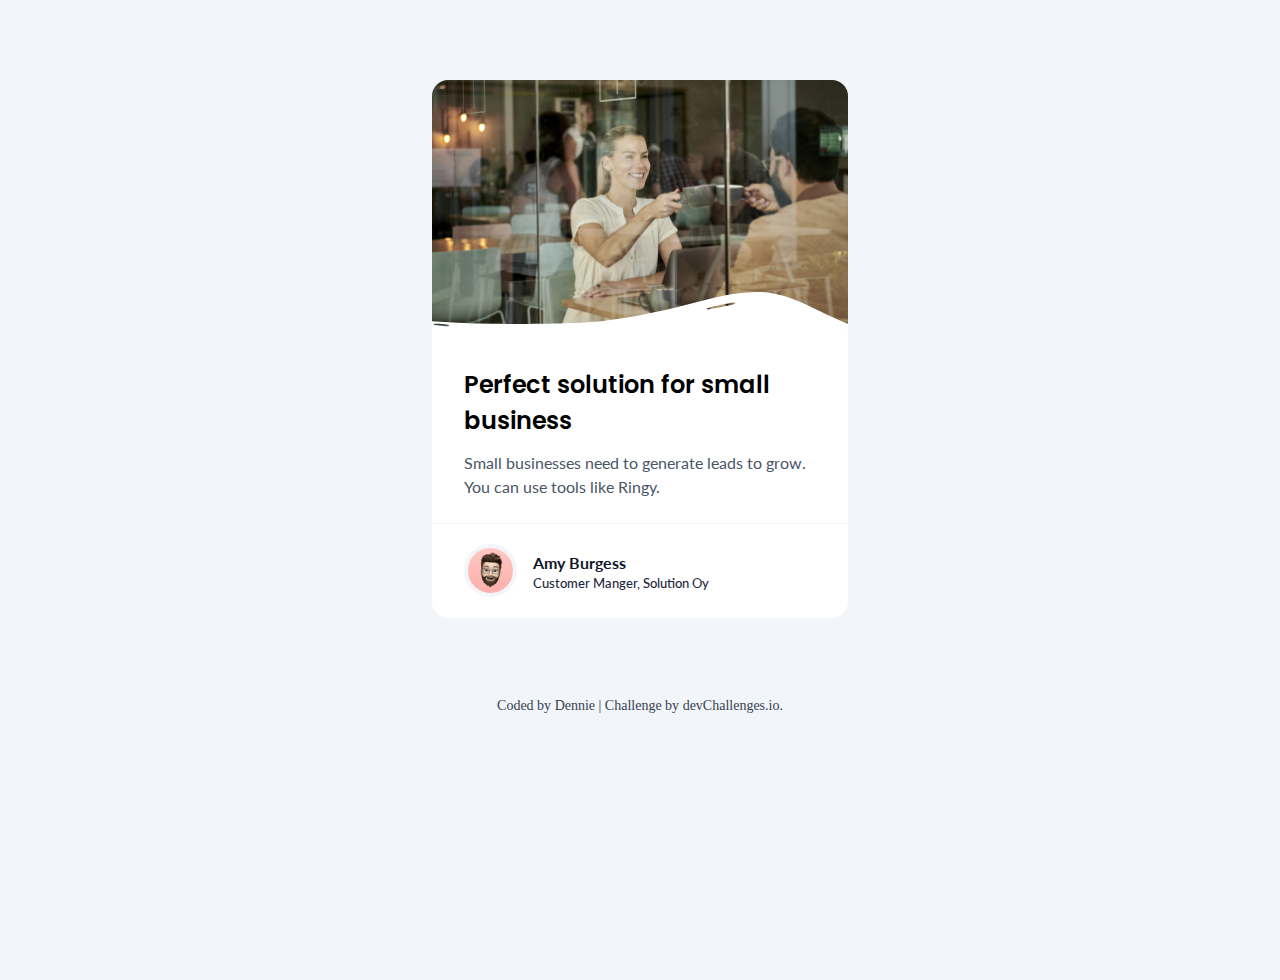
<file: devchallenges-exercises/business-blog-card/index.html>
<!DOCTYPE html>
<html lang="en">
  <head>
    <meta charset="UTF-8" />
    <meta name="viewport" content="width=device-width, initial-scale=1.0" />
    <link href="https://fonts.googleapis.com/css2?family=Lato:wght@400;700&family=Poppins:wght@600&display=swap" rel="stylesheet">

    <link
      rel="icon"
      href="resources/favicon.ico"
      type="image/x-icon"
      sizes="96x96"
    />
    <link rel="stylesheet" href="styles.css">

    <title>Business Blog Card</title>
  </head>
  <body>
    <main>
      <article class="card">

        <div class="image-container">
          <img class="hero-image" src="resources/hero-image-1.jpg" alt="">
          <img class="overlay" src="resources/white-overlay.svg" alt="">
        </div>

        <section class="content">
          <h2 class="title">Perfect solution for small business</h2>
          
          <p class="desc">Small businesses need to generate leads to grow. You can use tools like Ringy.</p>
          
          
        </section>
        
        <div class="divider"></div>

        <section class="author-container">
          <img class="author-image" src="resources/avatar-image-business-card-1.png" alt="">
          <div class="author-desc">
            <p class="author-name">Amy Burgess</p>
            <p class="author-position">Customer Manger, Solution Oy</p>
          </div>
        </section>
    
      </article>
    </main>


    <footer>
      <div class="author-info">
        Coded by <a href="#">Dennie</a> | Challenge by
        <a href="https://www.devchallenges.io?ref=challenge" target="_blank"
          >devChallenges.io</a
        >.
      </div>
    </footer>
    
  </body>
</html>
</file>
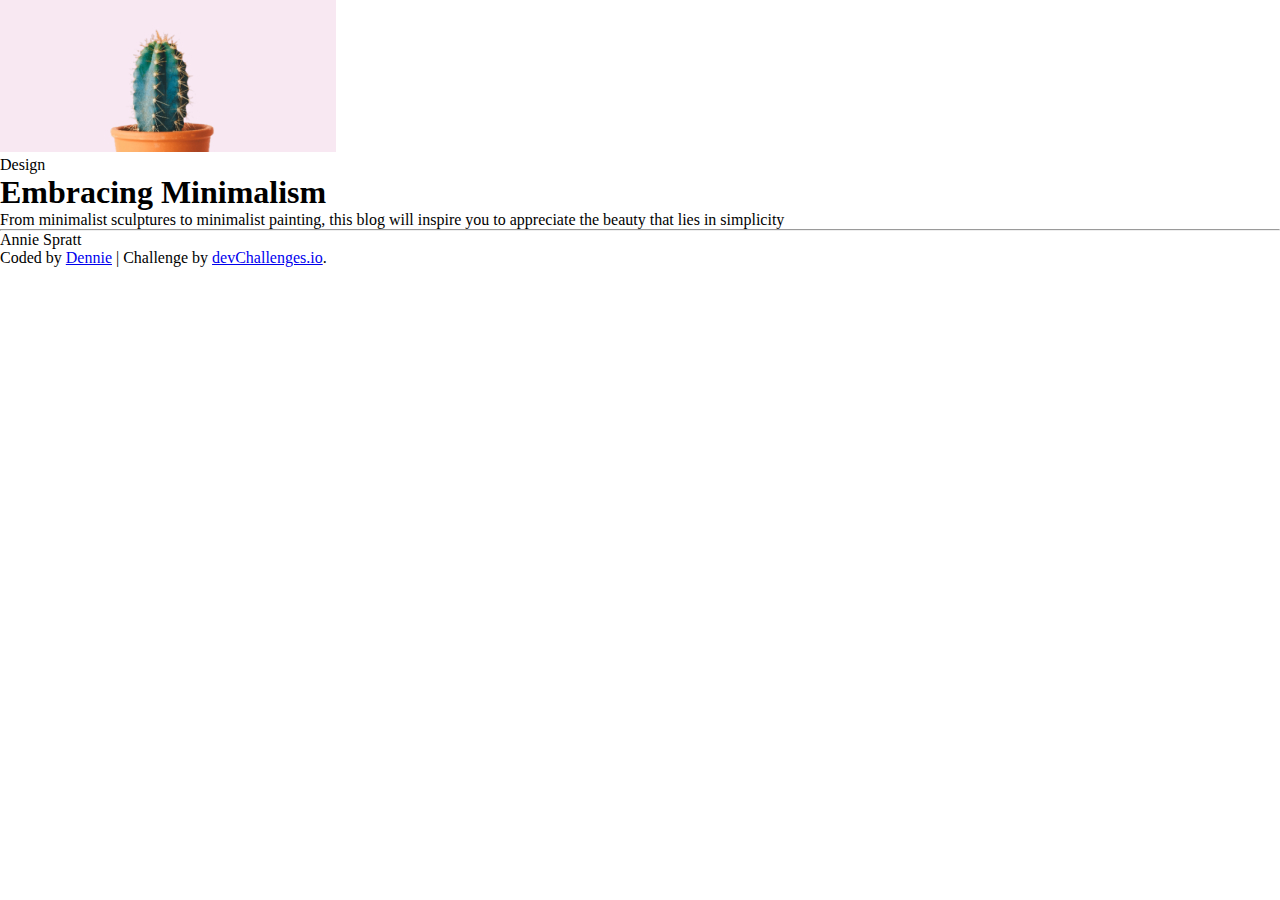
<file: devchallenges-exercises/minimal-blog-card/index.html>
<!DOCTYPE html>
<html lang="en">
  <head>
    <meta charset="UTF-8" />
    <meta name="viewport" content="width=device-width, initial-scale=1.0" />

    
    <link rel="stylesheet" href="styles.css">

    <title> Minimal Blog Card</title>
  </head>
  <body>

   <main class="wrapper">
    <article class="container">
      <div class="blog-image">
        <img src="resources/Cactus.jpg" alt="cactus-photo">
      </div>

      <p class="blog-category">Design</p>

      <h1 class="blog-title">Embracing Minimalism</h1>
      <p class="blog-description">From minimalist sculptures to minimalist painting, this blog will inspire you to appreciate the beauty that lies in simplicity</p>

      <hr>
      <p class="blog-author">Annie Spratt</p>
    </article>

   </main>

   <footer>
     <div class="author-info">
      Coded by <a href="#">Dennie</a> | Challenge by
      <a href="https://www.devchallenges.io?ref=challenge" target="_blank"
        >devChallenges.io</a
      >.
    </div>
   </footer>
   
  </body>
</html>
</file>
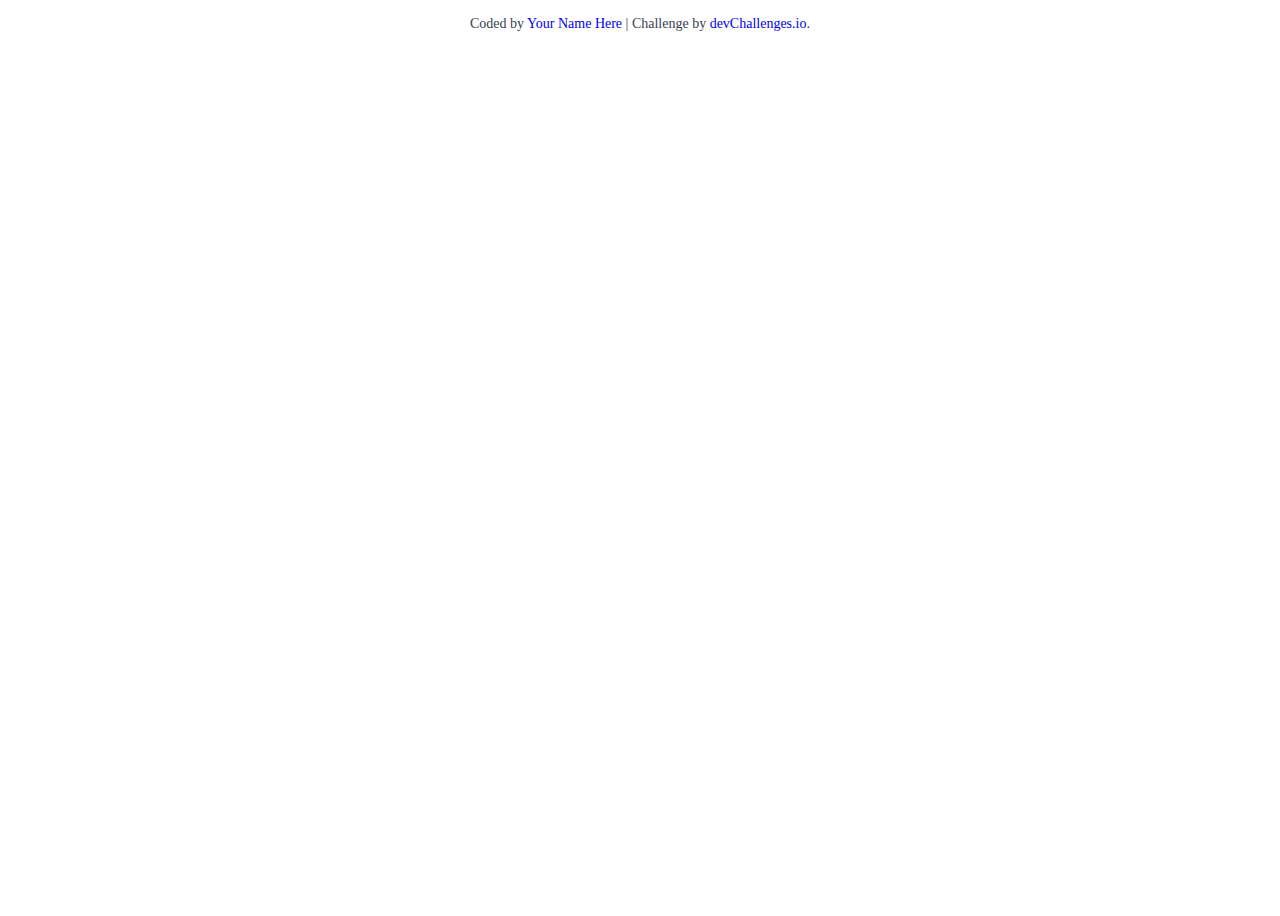
<file: devchallenges-exercises/testimonial-page/index.html>
<!DOCTYPE html>
<html lang="en">
  <head>
    <meta charset="UTF-8" />
    <meta name="viewport" content="width=device-width, initial-scale=1.0" />

    <link
      rel="icon"
      href="resources/favicon.ico"
      type="image/x-icon"
      sizes="96x96"
    />

    <title>Testimonial Page | devChallenges.io</title>

    <!--You are welcome to delete these styles or modify them in your own stylesheet -->
    <style>
      * {
        margin: 0;
        padding: 0;
        box-sizing: border-box;
      }

      body {
        height: 100vh;
      }

      .author-info {
        font-size: 14px;
        text-align: center;
        margin-top: 16px;
        color: rgb(55, 65, 81);
      }

      .author-info a {
        text-decoration: none;
      }
    </style>
  </head>
  <body>
    <!-- 
  ⭐️

  Reviewers is where people can access guidelines, checklists, and other tools to assist them in reviewing papers or manuscripts. It provides a structured approach to ensure that the review process is thorough, efficient, and consistent.
  
  Checklist to Review an Academic Paper
  
  Peer Review Checklist
  
  Checklist for Editors, Reviewers, and Authors of SPIE Journals
  
  Samantha Lee
  
  The checklist ensures that the review process is thorough
  
  Rachel Patel
  
  I highly recommend the Writecream Business Description -->

    <div class="author-info">
      Coded by <a href="#">Your Name Here</a> | Challenge by
      <a href="https://www.devchallenges.io?ref=challenge" target="_blank"
        >devChallenges.io</a
      >.
    </div>
  </body>
</html>
</file>
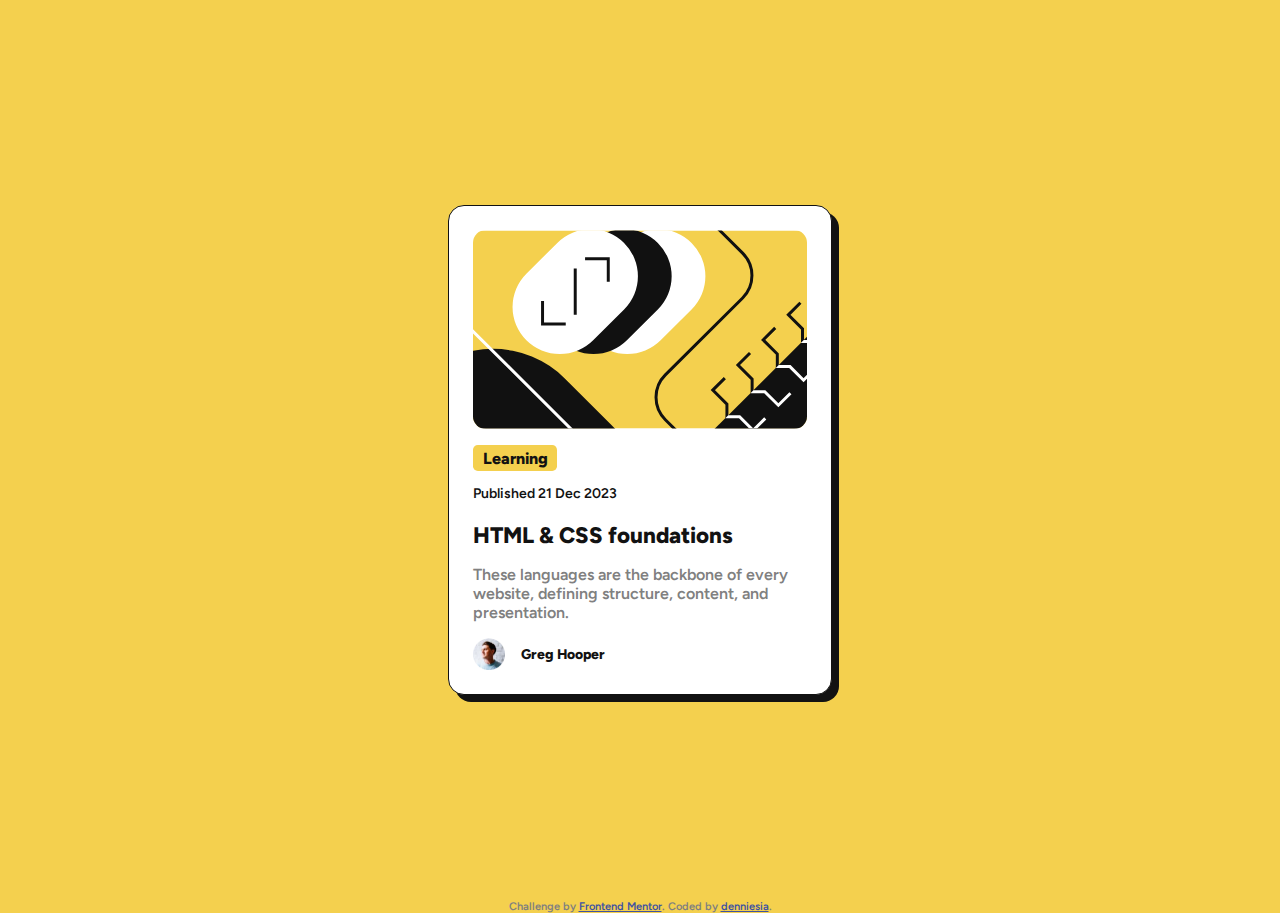
<file: fontend-mentor-exercises/blog-preview-card/index.html>
<!DOCTYPE html>
<html lang="en">
<head>
  <meta charset="UTF-8">
  <meta name="viewport" content="width=device-width, initial-scale=1.0"> <!-- displays site properly based on user's device -->

  <link rel="icon" type="image/png" sizes="32x32" href="./assets/images/favicon-32x32.png">
  <link rel="stylesheet" href="style.css">
  
  <title>Frontend Mentor | Blog preview card</title>

  <!-- Feel free to remove these styles or customise in your own stylesheet 👍 -->
  <style>
    .attribution { font-size: 11px; text-align: center; }
    .attribution a { color: hsl(228, 45%, 44%); }
  </style>
</head>
<body>

  <main class="wrapper">
    
    <div class="blog-container">
      <img class="blog-image" src="assets/images/illustration-article.svg" alt="">

      <p class="blog-category"> Learning</p>
      <p class="blog-meta">Published 21 Dec 2023</p>

      <h1 class="blog-title">HTML & CSS foundations</h1>

      <p class="blog-exerpt">These languages are the backbone of every website, defining structure, content, and presentation.</p>

      <div class="author-data">
        <img class="author-image" src="assets/images/image-avatar.webp" alt="author-image">
        <p class="author-name"> Greg Hooper</p>
      </div>
      
    </div>

  </main>

  <footer>
    <div class="attribution">
      Challenge by <a href="https://www.frontendmentor.io?ref=challenge" target="_blank">Frontend Mentor</a>. 
      Coded by <a href="https://github.com/denniesia">denniesia</a>.
    </div>
  </footer>
</body>
</html>
</file>
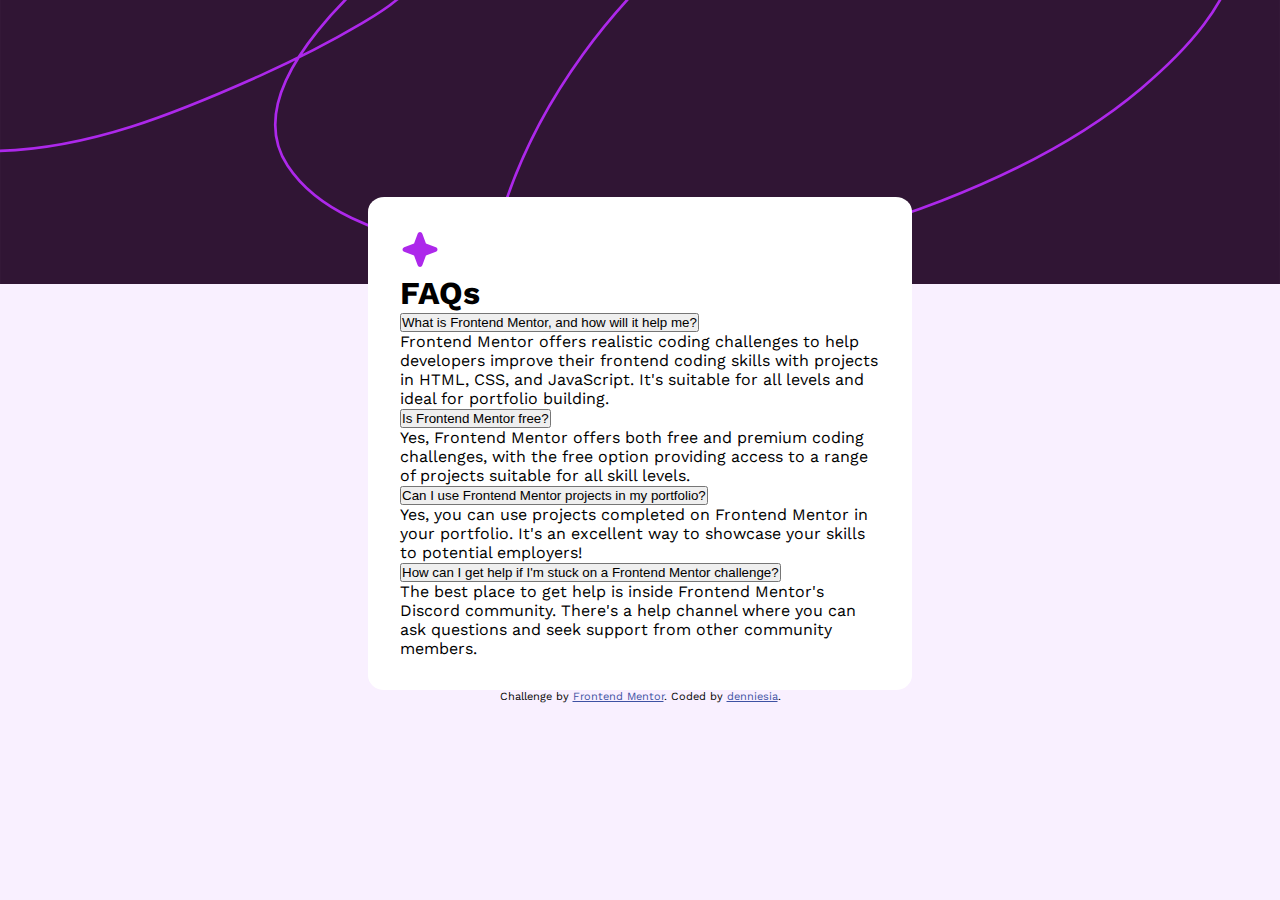
<file: fontend-mentor-exercises/faq-accordion/index.html>
<!DOCTYPE html>
<html lang="en">
<head>
  <meta charset="UTF-8">
  <meta name="viewport" content="width=device-width, initial-scale=1.0"> <!-- displays site properly based on user's device -->

  <link rel="icon" type="image/png" sizes="32x32" href="./assets/images/favicon-32x32.png">
  <link rel="stylesheet" href="style.css">
  
  <title>Frontend Mentor | FAQ accordion</title>

  <!-- Feel free to remove these styles or customise in your own stylesheet 👍 -->
  <style>
    .attribution { font-size: 11px; text-align: center; }
    .attribution a { color: hsl(228, 45%, 44%); }
  </style>
</head>
<body>
  
  <main class="container">

    <div class="faq-headline">
      <img src="assets/images/icon-star.svg" alt="">
      <h1>FAQs</h1>
    </div>

    <section class="accordion-container">
      <article class="accordion-section">
        <button class="accordion-button">What is Frontend Mentor, and how will it help me?</button>
        <div class="accordion-panel">
          <p>
            Frontend Mentor offers realistic coding challenges to help developers improve their 
            frontend coding skills with projects in HTML, CSS, and JavaScript. It's suitable for 
            all levels and ideal for portfolio building.
          </p>
        </div>
      </article>

      <article class="accordion-section">
        <button class="accordion-button">Is Frontend Mentor free?</button>
        <div class="accordion-panel">
          <p>
            Yes, Frontend Mentor offers both free and premium coding challenges, with the free 
            option providing access to a range of projects suitable for all skill levels.
          </p>
        </div>
      </article>

      <article class="accordion-section">
        <button class="accordion-button">Can I use Frontend Mentor projects in my portfolio?</button>
        <div class="accordion-panel">
          <p>
            Yes, you can use projects completed on Frontend Mentor in your portfolio. It's an excellent
            way to showcase your skills to potential employers!
          </p>
        </div>
      </article>
      
      <article class="accordion-section">
        <button class="accordion-button">  How can I get help if I'm stuck on a Frontend Mentor challenge?</button>
        <div class="accordion-panel">
          <p>
            The best place to get help is inside Frontend Mentor's Discord community. There's a help 
            channel where you can ask questions and seek support from other community members.
          </p>
        </div>
      </article>
      
      
    </section>
  </main>
  

  <footer>
    <div class="attribution">
      Challenge by <a href="https://www.frontendmentor.io?ref=challenge" target="_blank">Frontend Mentor</a>. 
      Coded by <a href="https://github.com/denniesia"">denniesia</a>.
    </div>
  </footer>
  
</body>
</html>
</file>
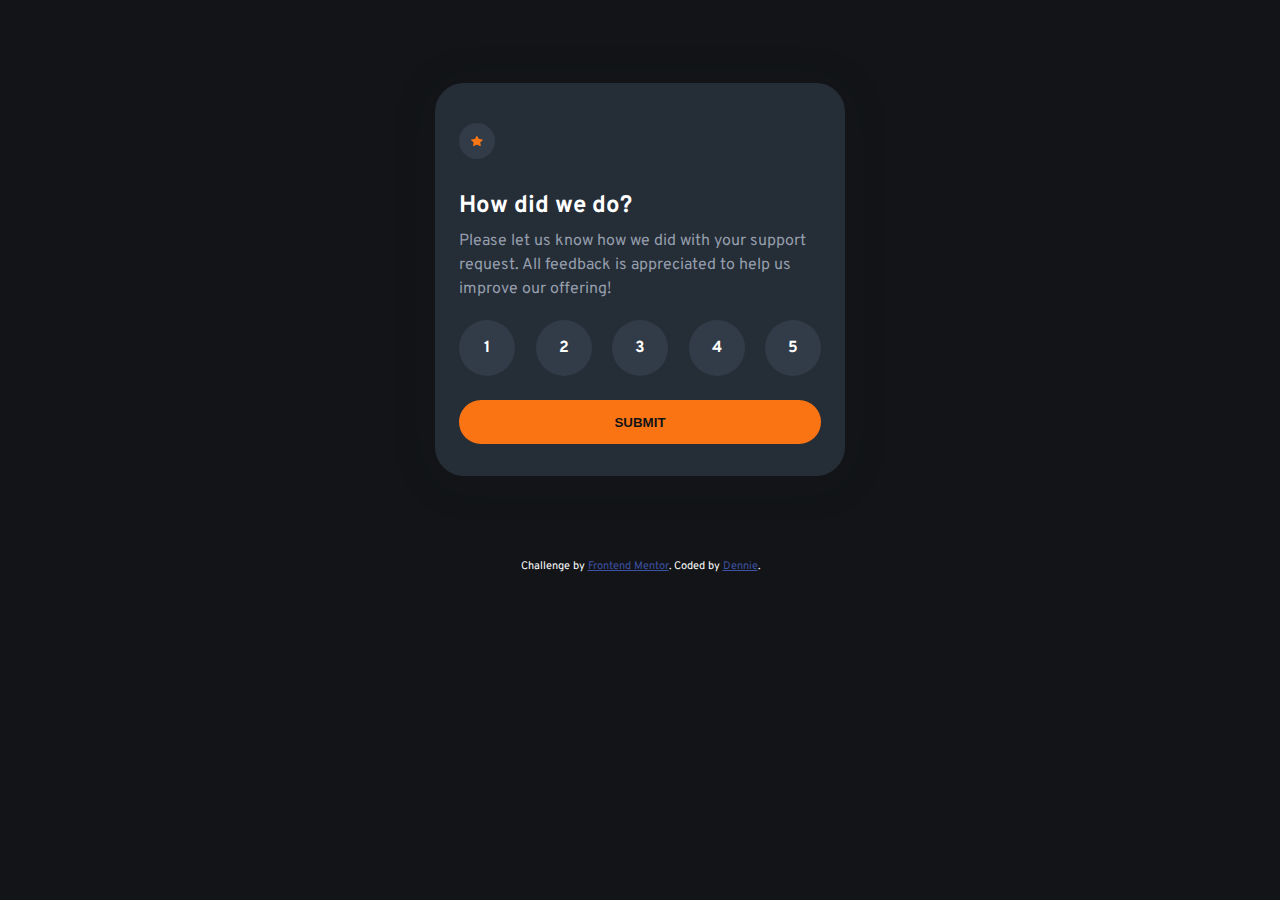
<file: fontend-mentor-exercises/interactive-rating-component/index.html>
<!DOCTYPE html>
<html lang="en">
<head>
  <meta charset="UTF-8">
  <meta name="viewport" content="width=device-width, initial-scale=1.0"> <!-- displays site properly based on user's device -->

  <link rel="icon" type="image/png" sizes="32x32" href="./images/favicon-32x32.png">
  <link rel="stylesheet" href="styles.css">
  <title>Interactive rating component</title>

  <!-- Feel free to remove these styles or customise in your own stylesheet 👍 -->
  <style>
    .attribution { font-size: 11px; text-align: center; }
    .attribution a { color: hsl(228, 45%, 44%); }
  </style>
</head>
<body>

  <div class="container">
    <div class="star-container">
      <img class="star-icon" src="./images/icon-star.svg" alt="">
    </div>

    <h2 class="title">How did we do?</h2>

    <p class="desc">Please let us know how we did with your support request. All feedback is appreciated 
      to help us improve our offering!</p>

    <div class="rating-container">
      <div class="rating">1</div>
      <div class="rating">2</div>
      <div class="rating">3</div>
      <div class="rating">4</div>
      <div class="rating">5</div>
    </div>

    <button class="submit btn">
      Submit
    </button>

  </div>



  
  <div class="attribution">
    Challenge by <a href="https://www.frontendmentor.io?ref=challenge" target="_blank">Frontend Mentor</a>. 
    Coded by <a href="#">Dennie</a>.
  </div>
</body>
</html>
</file>
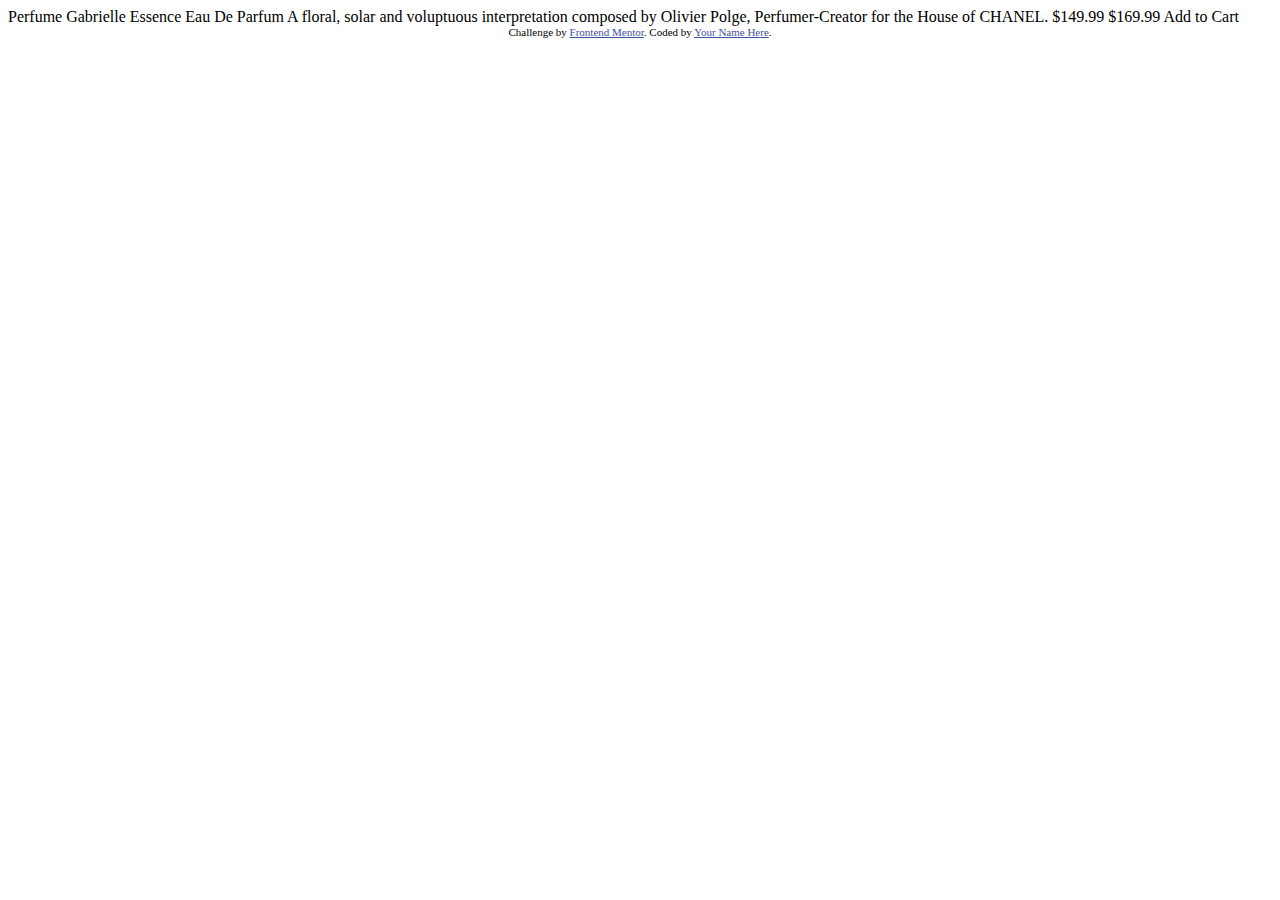
<file: fontend-mentor-exercises/product-preview-card/index.html>
<!DOCTYPE html>
<html lang="en">
<head>
  <meta charset="UTF-8">
  <meta name="viewport" content="width=device-width, initial-scale=1.0"> <!-- displays site properly based on user's device -->

  <link rel="icon" type="image/png" sizes="32x32" href="./images/favicon-32x32.png">
  
  <title>Frontend Mentor | Product preview card component</title>

  <!-- Feel free to remove these styles or customise in your own stylesheet 👍 -->
  <style>
    .attribution { font-size: 11px; text-align: center; }
    .attribution a { color: hsl(228, 45%, 44%); }
  </style>
</head>
<body>

  Perfume

  Gabrielle Essence Eau De Parfum

  A floral, solar and voluptuous interpretation composed by Olivier Polge, 
  Perfumer-Creator for the House of CHANEL.

  $149.99
  $169.99

  Add to Cart
  
  <div class="attribution">
    Challenge by <a href="https://www.frontendmentor.io?ref=challenge" target="_blank">Frontend Mentor</a>. 
    Coded by <a href="#">Your Name Here</a>.
  </div>
</body>
</html>
</file>
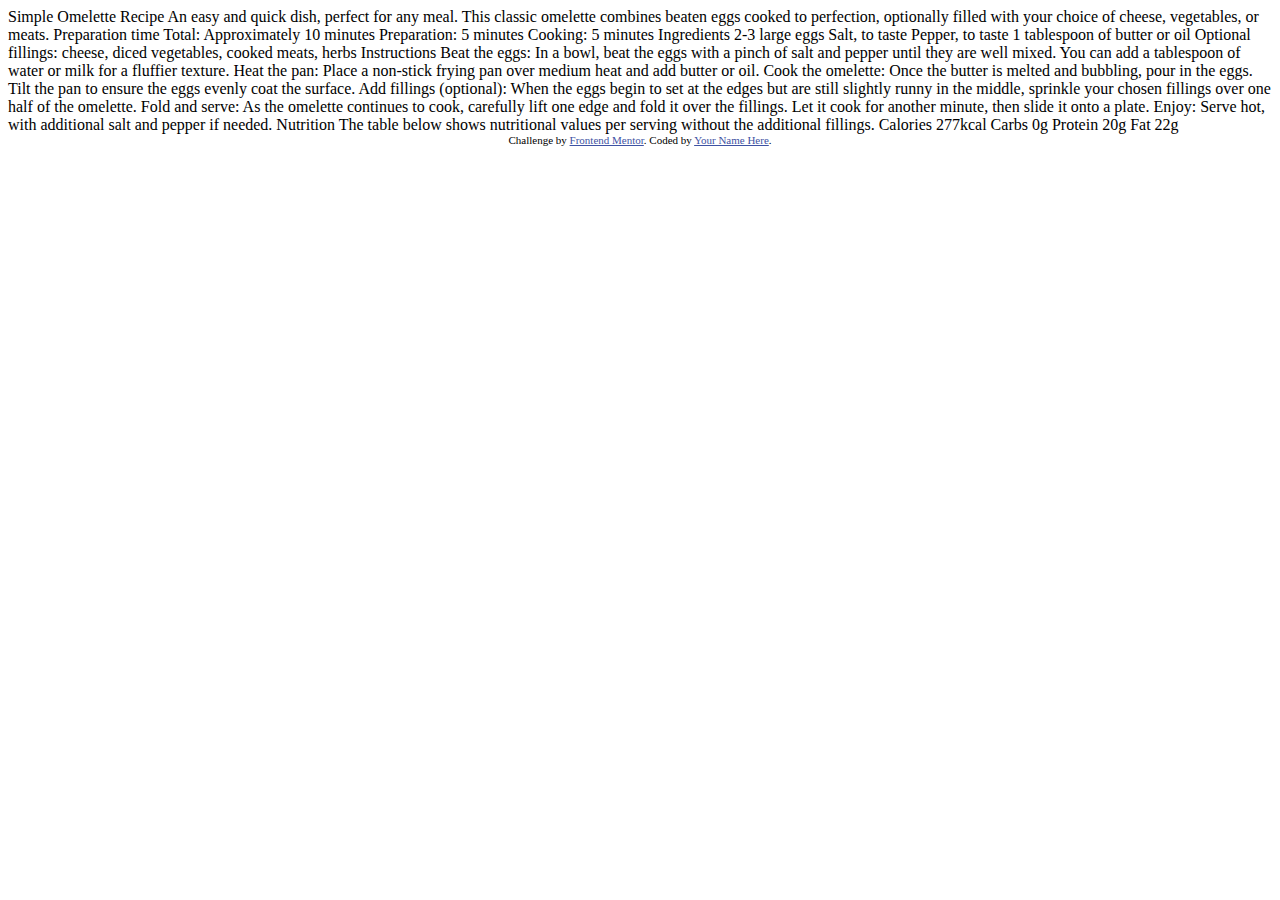
<file: fontend-mentor-exercises/recipe-page/index.html>
<!DOCTYPE html>
<html lang="en">
<head>
  <meta charset="UTF-8">
  <meta name="viewport" content="width=device-width, initial-scale=1.0"> <!-- displays site properly based on user's device -->

  <link rel="icon" type="image/png" sizes="32x32" href="./assets/images/favicon-32x32.png">
  
  <title>Frontend Mentor | Recipe page</title>

  <!-- Feel free to remove these styles or customise in your own stylesheet 👍 -->
  <style>
    .attribution { font-size: 11px; text-align: center; }
    .attribution a { color: hsl(228, 45%, 44%); }
  </style>
</head>
<body>

  Simple Omelette Recipe

  An easy and quick dish, perfect for any meal. This classic omelette combines beaten eggs cooked 
  to perfection, optionally filled with your choice of cheese, vegetables, or meats.

  Preparation time

  Total: Approximately 10 minutes
  Preparation: 5 minutes
  Cooking: 5 minutes

  Ingredients

  2-3 large eggs
  Salt, to taste
  Pepper, to taste
  1 tablespoon of butter or oil
  Optional fillings: cheese, diced vegetables, cooked meats, herbs

  Instructions

  Beat the eggs: In a bowl, beat the eggs with a pinch of salt and pepper until they are well mixed. 
  You can add a tablespoon of water or milk for a fluffier texture.

  Heat the pan: Place a non-stick frying pan over medium heat and add butter or oil.

  Cook the omelette: Once the butter is melted and bubbling, pour in the eggs. Tilt the pan to ensure 
  the eggs evenly coat the surface.

  Add fillings (optional): When the eggs begin to set at the edges but are still slightly runny in the 
  middle, sprinkle your chosen fillings over one half of the omelette.

  Fold and serve: As the omelette continues to cook, carefully lift one edge and fold it over the 
  fillings. Let it cook for another minute, then slide it onto a plate.

  Enjoy: Serve hot, with additional salt and pepper if needed.

  Nutrition

  The table below shows nutritional values per serving without the additional fillings.

  Calories
  277kcal

  Carbs
  0g

  Protein
  20g

  Fat
  22g
  
  <div class="attribution">
    Challenge by <a href="https://www.frontendmentor.io?ref=challenge" target="_blank">Frontend Mentor</a>. 
    Coded by <a href="#">Your Name Here</a>.
  </div>
</body>
</html>
</file>
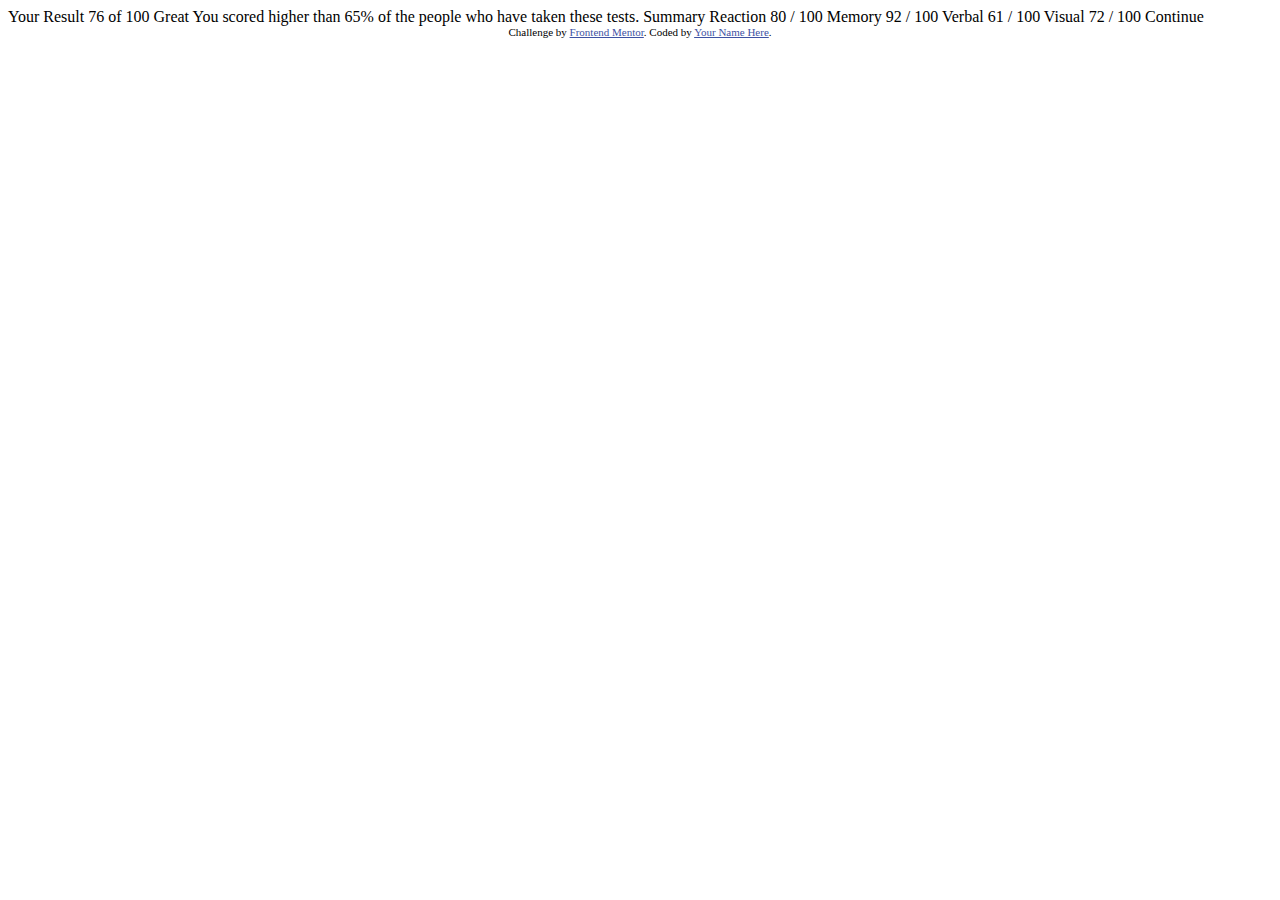
<file: fontend-mentor-exercises/results-summary-component/index.html>
<!DOCTYPE html>
<html lang="en">
<head>
  <meta charset="UTF-8">
  <meta name="viewport" content="width=device-width, initial-scale=1.0"> <!-- displays site properly based on user's device -->

  <link rel="icon" type="image/png" sizes="32x32" href="./assets/images/favicon-32x32.png">
  
  <title>Frontend Mentor | Results summary component</title>

  <!-- Feel free to remove these styles or customise in your own stylesheet 👍 -->
  <style>
    .attribution { font-size: 11px; text-align: center; }
    .attribution a { color: hsl(228, 45%, 44%); }
  </style>
</head>
<body>

  Your Result
  76
  of 100

  Great
  You scored higher than 65% of the people who have taken these tests.
  
  Summary

  Reaction
  80 / 100

  Memory
  92 / 100

  Verbal
  61 / 100

  Visual
  72 / 100

  Continue
  
  <div class="attribution">
    Challenge by <a href="https://www.frontendmentor.io?ref=challenge" target="_blank">Frontend Mentor</a>. 
    Coded by <a href="#">Your Name Here</a>.
  </div>
</body>
</html>
</file>
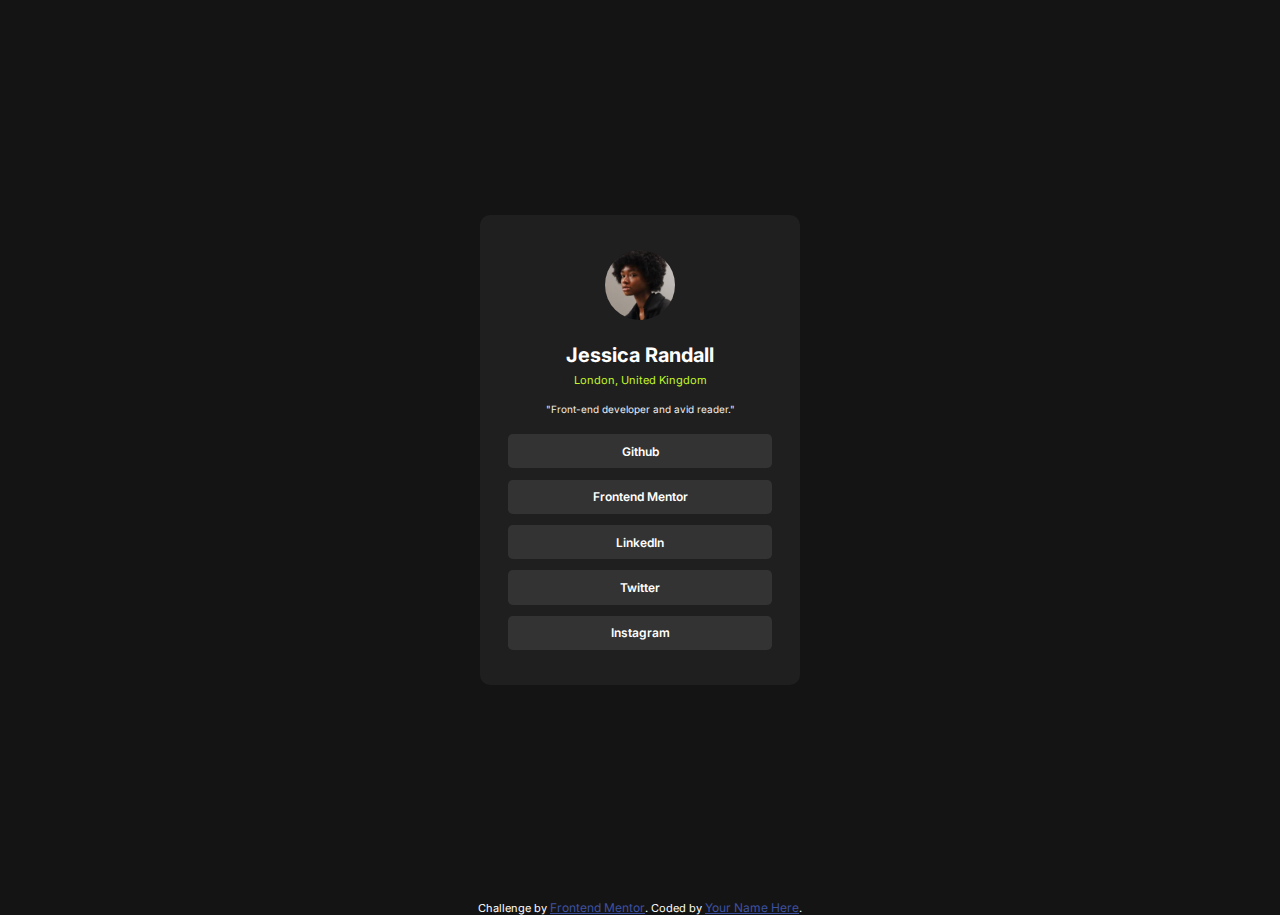
<file: fontend-mentor-exercises/social-links-profile/index.html>
<!DOCTYPE html>
<html lang="en">
<head>
  <meta charset="UTF-8">
  <meta name="viewport" content="width=device-width, initial-scale=1.0"> <!-- displays site properly based on user's device -->

  <link rel="icon" type="image/png" sizes="32x32" href="./assets/images/favicon-32x32.png">
  <link rel="stylesheet" href="style.css">
  
  <title>Frontend Mentor | Social links profile</title>

  <!-- Feel free to remove these styles or customise in your own stylesheet 👍 -->
  <style>
    .attribution { font-size: 11px; text-align: center; }
    .attribution a { color: hsl(228, 45%, 44%); }
  </style>
</head>
<body>
  <main class="wrapper">
    
    <div class="container">
      
      <div class="peronal-info">
        <img src="assets/images/avatar-jessica.jpeg" alt="" class="profile-pic">

        <h1 class="user-name">Jessica Randall</h1>
        <p class="location">London, United Kingdom</p>

        <span class="user-bio">"Front-end developer and avid reader."</span>
      </div>

      <div class="links-box">
        <a class="link" href="">Github</a>
        <a class="link" href="">Frontend Mentor</a>
        <a class="link" href="">LinkedIn</a>
        <a class="link" href="">Twitter</a>
        <a class="link" href="">Instagram</a>
      </div>

    </div>

  </main>

  <footer>
    
    <div class="attribution">
      Challenge by <a href="https://www.frontendmentor.io?ref=challenge" target="_blank">Frontend Mentor</a>. 
      Coded by <a href="#">Your Name Here</a>.
    </div>

  </footer>
</body>
</html>
</file>
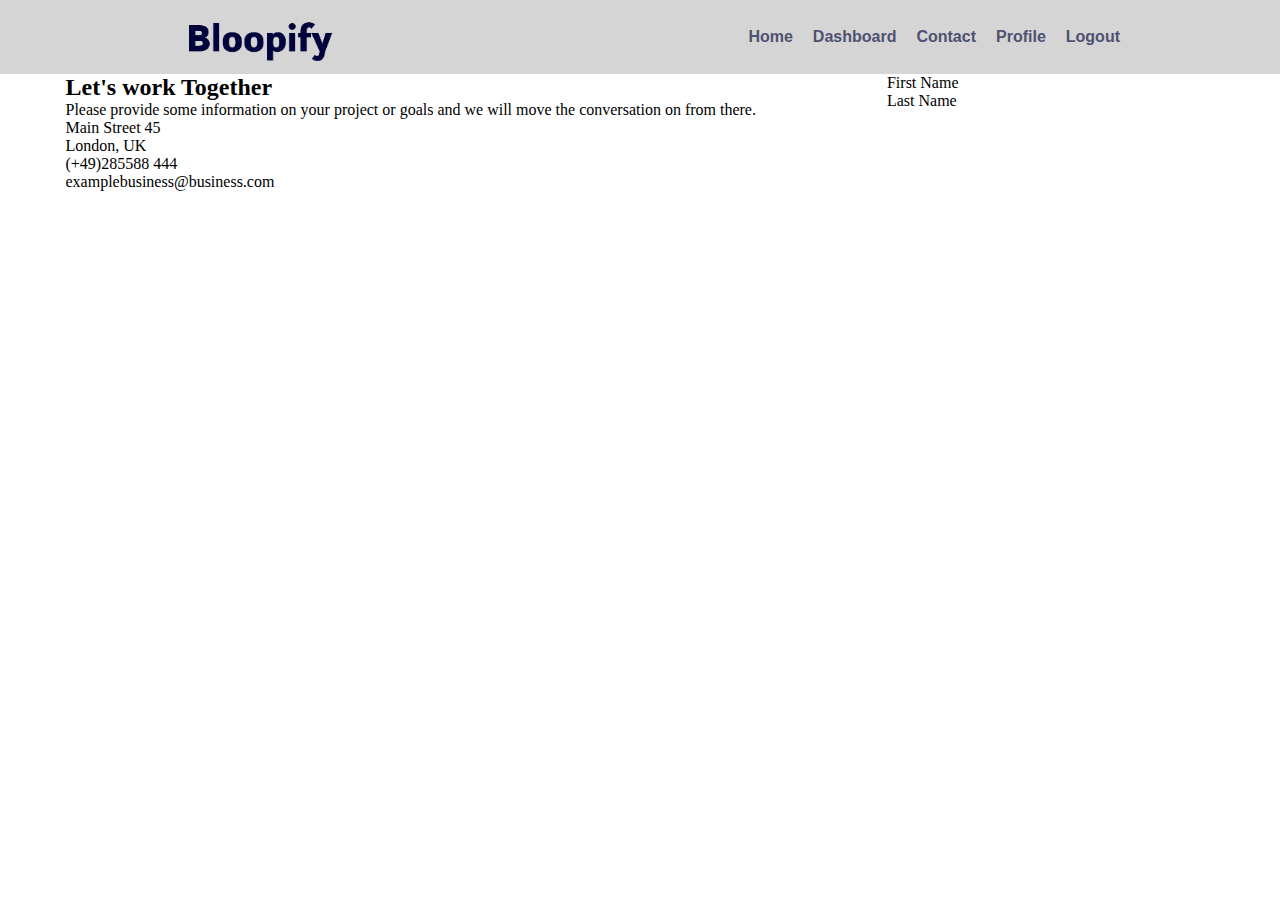
<file: other-exercises/contact-form-with-nav/index.html>
<!DOCTYPE html>
<html lang="en">
<head>
    <meta charset="UTF-8">
    <meta name="viewport" content="width=device-width, initial-scale=1.0">
    <title>Bloopify | Contact Page</title>
    <link rel="stylesheet" href="styles.css">
</head>
<body>
    <header class="header">
        <nav class="nav">
            <img src="assets/logo-bloopify.png" alt="" class="logo">
            <ul class="links">
                <li class="link-item"><a href=""></a>Home</li>
                <li class="link-item"><a href=""></a>Dashboard</li>
                <li class="link-item"><a href=""></a>Contact</li>
                <li class="link-item"><a href=""></a>Profile</li>
                <li class="link-item"><a href=""></a>Logout</li>
            </ul>
        </nav>
    </header>

    <main class="main">
        <section class="contact-info">
            <h2 class="title"> Let's work Together</h2>
            <p class="description">Please provide some information on your project or goals and we will move the conversation on from there.</p>

            <div class="divider"></div>

            <div class="contact-data">
                <p class="street">Main Street 45</p>
                <p class="city-country">London, UK</p>
                <p class="telephone">(+49)285588 444</p>
                <p class="email">examplebusiness@business.com</p>
            </div>

            <div class="social-links">

            </div>
        </section>

        <section class="contact-form">
            <div class="full-name">
                <p>First Name</p>
                <p>Last Name</p>
            </div>

        </section>

    </main>
    
</body>
</html>
</file>
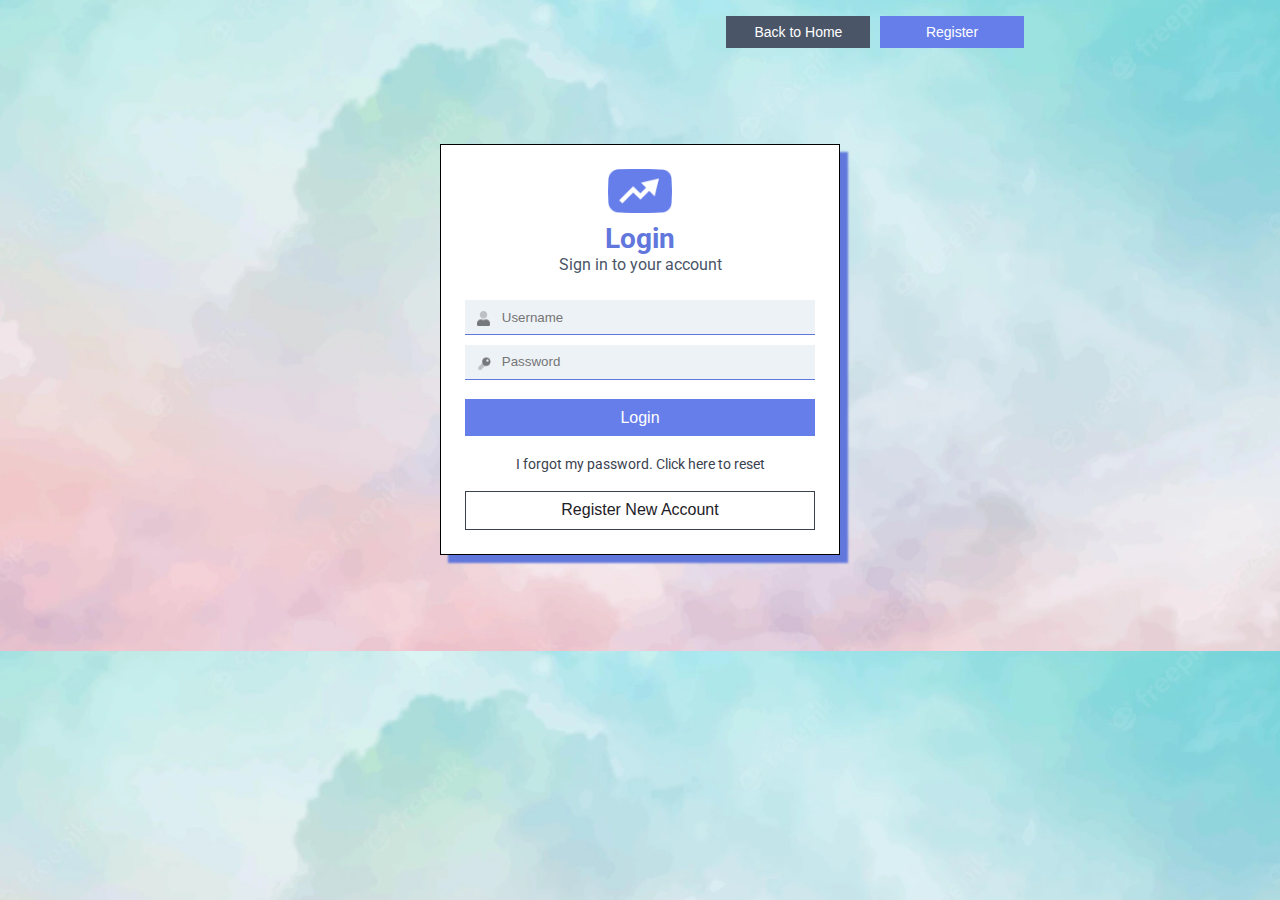
<file: other-exercises/login-form/index.html>
<!DOCTYPE html>
<html lang="en">
<head>
    <meta charset="UTF-8">
    <meta name="viewport" content="width=device-width, initial-scale=1.0">
    <title>Login</title>
    <link rel="stylesheet" href="styles.css">
    <link href="https://fonts.googleapis.com/css2?family=Roboto:wght@400;500;700&display=swap" rel="stylesheet">

</head>
<body>

    <main class="main">
        <div class="btns-wrapper">
            <div class="btns-container">
                <button class="main back">Back to Home</button>
                <button class="main register">Register</button>
            </div>
        </div>
        

        <section class="wrapper">

            <div class="logo-container">
                <img src="./assets/logo.png" alt="" class="logo">
                <h2 class="title">Login</h2>
                <p class="text">Sign in to your account</p>
            </div>

            <div class="content">
                <div class="username">
                    
                        <img class="icon-profile" src="./assets/profile-icon.png" alt="">
                   
                     <input class="username" type="text" name="username" id="username" placeholder="Username">
                </div>

                <div class="password">
                    
                        <img src="./assets/pass-icon.png" alt="" class="icon-key">
                   
                    <input class="password" type="password" name="password" id="password" placeholder="Password">
                </div>
                
                

                <button class="btn blue">Login</button>
                <p class="text">I forgot my password.  <span class="text">Click here to reset</span> </p>
                <button class="btn white">Register New Account</button>
            </div>

        </section>
    </main>
    
</body>
</html>
</file>
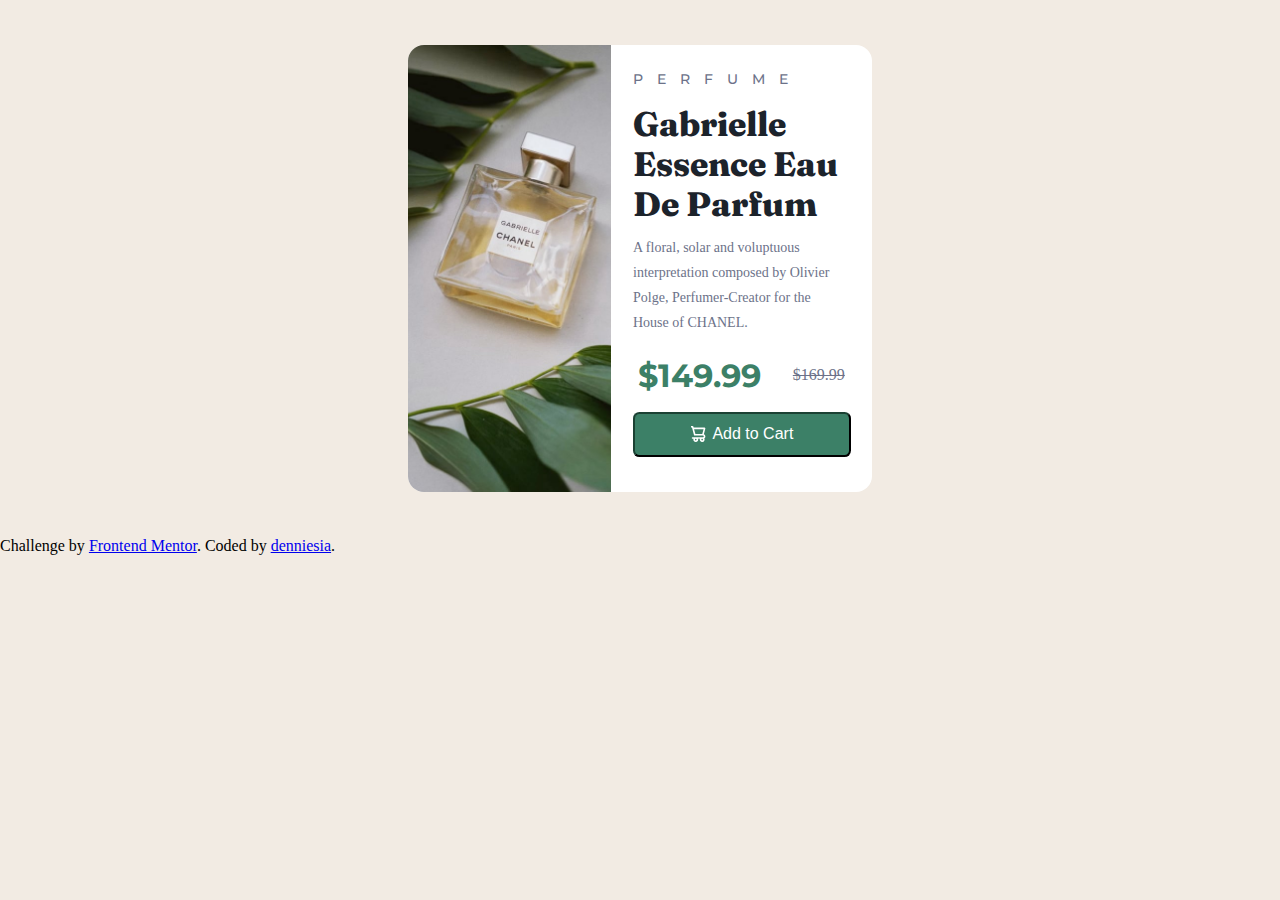
<file: fontend-mentor-exercises/product-preview-card/version1/index.html>
<!DOCTYPE html>
<html lang="en">
<head>
  <meta charset="UTF-8">
  <meta name="viewport" content="width=device-width, initial-scale=1.0"> <!-- displays site properly based on user's device -->

  <link rel="icon" type="image/png" sizes="32x32" href="./images/favicon-32x32.png">
  <link rel="stylesheet" href="styles.css">
  
  <title>Frontend Mentor | Product preview card component</title>
</head>
<body>

  <main class="container">

    <div class="wrapper">
      <section class="product-image">
        <img src="../images/image-product-desktop.jpg" alt="">
      </section>

      <section class="product-description">
        <p class="product-type">Perfume</p>
        <h1 class="product-name">Gabrielle Essence Eau De Parfum</h1>
        <p class="product-description">A floral, solar and voluptuous interpretation composed by Olivier Polge, Perfumer-Creator for the House of CHANEL.</p>

        <div class="product-price-info">
          <p class="current-price">$149.99</p>
          <p class="original-price">$169.99</p>
        </div>

        <button>
          <img src="../images/icon-cart.svg"> Add to Cart
        </button>
      </section>
    </div>
  </main>
  
  <footer>
    <div class="attribution">
      Challenge by <a href="https://www.frontendmentor.io?ref=challenge" target="_blank">Frontend Mentor</a>. 
      Coded by <a href="#">denniesia</a>.
    </div>
  </footer>
</body>
</html>
</file>
<file: devchallenges-exercises/business-blog-card/styles.css>
*,
*::after,
*::before {
    box-sizing: border-box;
    padding: 0;
    margin: 0;
}

body {
    height: 100vh;
    }

.author-info {
    font-size: 14px;
    text-align: center;
    margin: 16px auto;
    color: rgb(55, 65, 81);
}

.author-info a {
    color: rgb(55, 65, 81);
    text-decoration: none;
}

html {
    background-color: #F2F5F9;
}


.card {
    margin: 5em auto;
    background-color: #FFFFFF;
    max-width: 26em;
    border-radius: 1em;
}

.hero-image,
.overlay {
    width: 100%;
}

.image-container {
    position: relative;
}

.hero-image {
    border-radius: 1em;
    width: 100%;
    object-fit: fill;
    display: block;
   
}

.overlay {
  position: absolute;
  bottom: -1px;
  left: 0;
  width: 100%;
}

.content,
.author-container {
    padding: 0.5em 2em;
}

.title {
    font-family: 'Poppins', sans-serif;
    font-size: 1.5rem; 
    font-weight: 600;  
    line-height: 1.5;
    margin-bottom: .5em;
}

.desc {
    font-family: 'Lato', sans-serif;
    font-size: 1rem;   
    line-height: 1.5; 
    color: #4A5567;
    margin-bottom: 1em;
}

.divider {
    height: 1px;             
    background-color: #F2F5F9;   
    width: 100%;
    margin-bottom: .8em;
}

.author-container {
    display: flex;
    gap: 1em;
    align-items: center;
    padding-bottom: 1.3em;
}

.author-image {
    width: 15%;
    border-radius: 50%; 
    border: 4px solid #F2F5F9;
}

.author-name {
    color: #111729;
    font-weight: bold;
    font-family: 'Lato', sans-serif;
    font-size: 1rem;   
    line-height: 1.5; 
}

.author-position {
    font-family: 'Lato', sans-serif;
    font-size: .8rem;   
    color: #1f2740;
    font-weight: 500;

}
</file>
<file: devchallenges-exercises/minimal-blog-card/styles.css>
* {
    margin: 0;
    padding: 0;
    box-sizing: border-box;
}

body {
    height: 100vh;
}
</file>
<file: fontend-mentor-exercises/blog-preview-card/style.css>
@import url('https://fonts.googleapis.com/css2?family=Figtree:ital,wght@0,300..900;1,300..900&display=swap');

/* root */
:root {
    --clr-Yellow: #f4d04e;    
    --clr-White: #ffffff;
    --clr-Grey: #808080;
    --clr-Black: #121212;

    --ff-main: "Figtree", sans-serif;
    --fs-main: 16px; 
    --fw-600: 600;
    --fw-800: 800;
}

/* reset */
*,
*::before,
*::after {
    margin: 0;
    padding: 0;
    box-sizing: border-box;
}

img {
    display: block;
    max-width: 100%;
}

h1 {
    line-height: 1.1;
}

body {
    font-family: var(--ff-main);
    font-size: var(--fs-main);
    font-weight: var(--fw-600);
    color: var(--clr-Grey);
    background: var(--clr-Yellow);
}

/* general styles */
.wrapper {
    display: flex;
    justify-content: center;
    align-items: center;
    min-height: 100dvh;
}

.blog-container {
    max-width: 24em;
    padding: 1.5em;
    margin: 0 1.5em;
    border-radius: 1rem;
    border: 1.5px solid var(--clr-Black);
    box-shadow: 7px 7px 0 var(--clr-Black);
    background-color: var(--clr-White);
    transition: box-shadow .3s ease;
}

.blog-container:hover {
    box-shadow: 10px 10px 0 var(--clr-Black);
}   


.blog-container > * + * {
    margin-top: 1em;    
}

.author-image {
    width: 2rem;
}

.blog-image {
    border-radius: .8rem;
}

/* text-styles */
.blog-category {
    display: inline-block;
    color: var(--clr-Black);
    font-weight: var(--fw-800);
    padding: .2rem .6rem;
    border-radius: .3rem;
    background: var(--clr-Yellow);
}

.blog-meta {
    font-size: 14px;
    color: var(--clr-Black);

}

.blog-title {
    color: var(--clr-Black);
    font-weight: var(--fw-800);
    font-size: 1.4rem;
    cursor: pointer;
    transition: color .3s ease;
}

.blog-title:hover {
    color: var(--clr-Yellow);
}

.author-name {
    color: var(--clr-Black);
    font-size: 14px;
    font-weight: var(--fw-800);
}

/* layout style */
.author-data {
    display: flex;
    align-items: center;
    gap: 1rem;
}
</file>
<file: fontend-mentor-exercises/faq-accordion/style.css>
@import url('https://fonts.googleapis.com/css2?family=Ephesis&family=Figtree:ital,wght@0,300..900;1,300..900&family=Inter:ital,opsz,wght@0,14..32,100..900;1,14..32,100..900&family=Lato:ital,wght@0,100;0,300;0,400;0,700;0,900;1,100;1,300;1,400;1,700;1,900&family=Montez&family=Open+Sans:ital,wght@0,300..800;1,300..800&family=Whisper&family=WindSong&family=Work+Sans:ital,wght@0,100..900;1,100..900&display=swap');

:root {
    --clr-white: hsl(0, 100%, 100%);
    --clr-purple-100: hsl(275, 100%, 97%);
    --clr-purple-600: hsl(292, 16%, 49%);
    --clr-purple-950: hsl(292, 42%, 14%);

    --fs-body: 16px;
    --ff-main: "Work Sans", sans-serif;
    --fw-400: 400;
    --fw-600: 600;
    --fw-700: 700;
}

/* reset */ 
*,
*::before,
*::after  {
    margin: 0;
    padding: 0;
    box-sizing: border-box;
}
body {
    background-color: var(--clr-purple-100);
    background-image: url(assets/images/background-pattern-desktop.svg);
    background-repeat: no-repeat;
    background-size: 100%;
    font-family: var(--ff-main);
    min-height: 100vh;
    display: grid;
    place-content: center;
}


.container {
    max-width: 34em;
    background-color: var(--clr-white);
    padding: 2em;
    border-radius: 3%;
}
</file>
<file: fontend-mentor-exercises/interactive-rating-component/styles.css>
@import url('https://fonts.googleapis.com/css2?family=Overpass:wght@400;700&display=swap');

:root {
    --clr-white: hsl(0, 100%, 100%);
    --clr-gray-500: hsl(217, 12%, 63%);
    --clr-gray-900: hsl(213, 19%, 18%);
    --clr-gray-950: hsl(216, 12%, 8%);
    --clr-orange: hsl(25, 97%, 53%);

}


/* reset */ 
*,
*::before,
*::after  {
    margin: 0;
    padding: 0;
    box-sizing: border-box;
}

body {
    font-family: "Overpass", system-ui, -apple-system, "Segoe UI", Roboto, "Helvetica Neue", Arial;
    font-weight: 400;
    background-color: var(--clr-gray-950);
    display: flex;
    flex-direction: column;
    align-content: center;
    justify-content: center;

}

.container {
    margin: 5em auto;
    background-color: var(--clr-gray-900);
    padding: 1.5em;
    border: 3px solid var(--clr-gray-950);
    border-radius: 2rem;
    max-width: 26rem;
    box-shadow: 0 4px 44px 0 rgba(30, 41, 59, 0.12);
}

.container .star-container {
    background-color: hsl(213, 18%, 24%);
    display: flex;
    padding: .8rem;
    border-radius: 50%;
    aspect-ratio: 1 / 1;
    width: 10%;
    align-content: center;
    justify-content: center;
    margin-bottom: 2rem;
    margin-top: 1rem;
}


.container .title {
    color: var(--clr-white);
    margin-bottom: .5rem;
}

.container .desc {
    color: var(--clr-gray-500);
    line-height: 1.5;
    margin-bottom: 1.2rem;
}

.container .rating-container {
    display: flex;
    justify-content: space-between;
    text-align: center;
    align-content: center;
    gap: 1rem;
    margin-bottom: 1.5rem;
}

.container .rating-container .rating {
    background-color: hsl(213, 18%, 24%);
    color: var(--clr-white);
    width: 3.5rem;
    height: 3.5rem;
    border-radius: 50%;
    display: flex;
    align-items: center;
    justify-content: center;
    font-weight: 700;
    cursor: pointer;
    transition: 0.3s, background-color 0.3s;

}
.container .rating-container .rating:hover {
    background-color: var(--clr-white);
    color: var(--clr-gray-950);
}

.container .submit {
    background-color: var(--clr-orange);
    color: var(--clr-gray-950);
    border: none;
    border-radius: 2rem;
    padding: .9rem 2rem;
    width: 100%;
    font-weight: 700;
    display: flex;
    text-transform: uppercase;
    cursor: pointer;
    justify-content: center;
    transition: 0.3s, background-color 0.3s;
    margin-bottom: .5rem;
}

.container .submit:hover {
    background-color: var(--clr-white);
}

.attribution {
    color: var(--clr-white);
}
</file>
<file: fontend-mentor-exercises/social-links-profile/style.css>
@import url('https://fonts.googleapis.com/css2?family=Inter:wght@400;600;700&display=swap');

:root {
  /* Colors */
  --clr-green: hsl(75, 94%, 57%);
  --clr-white: hsl(0, 0%, 100%);
  --clr-grey-700: hsl(0, 0%, 20%);
  --clr-grey-800: hsl(0, 0%, 12%);
  --clr-grey-900: hsl(0, 0%, 8%);

  /* Typography */
  --ff-main: "Inter", sans-serif;
  --fs-body: 14px;
  --fw-400: 400;
  --fw-600: 600;
  --fw-700: 700;
}

/* reset */
*,
*::before,
*::after {
    margin: 0;
    padding: 0;
    box-sizing: border-box;
}

body {
  font-family: var(--ff-main);
  font-size: var(--fs-body);
  font-weight: var(--fw-400);
  color: var(--clr-white);
  background-color: var(--clr-grey-900);
}

/* text styles */

h1, a {
    color: var(--clr-white);
    font-family: var(--ff-main);
}

h1 {
    font-size: 20px;
    margin-top: 1em;
    margin-bottom: 0.3em;
}


p {
    color: var(--clr-green);
    font-size: 11px;
    margin-bottom: 1.1em;
}

span {
    color: #EFEFEF;
    font-weight: var(--fw-400);
    font-size: 10px;
    margin-bottom: 1.3em;
    padding: 1.1em ;
}


a {
    font-size: 12px;
}

/* layout styles */
.wrapper {
    display: flex;
    justify-content: center;
    align-items: center;
    min-height: 100dvh;
    background-color: var(--clr-grey-900);
    
}

.container {
    display: flex;
    flex-direction: column; 
    text-align: center; 
    align-items: center;
    background-color: var(--clr-grey-800);
    border-radius: 10px;
    padding: 2.5em 2em;
    max-width: 20rem;
    width: 80%;
 
}

.personal-info {
  margin: 1.5em 0;
}

.personal-info h1 {
      margin: 0.5em 0 0.2em;
}

img {
    width: 5em;
    border-radius: 50%;

}

.links-box {
    display: flex;
    flex-direction: column;
    gap: 0.8em;
    width: 100%;
    margin-top: 1.3em;
}

.link {
    display: block;
    background-color: var(--clr-grey-700);
    width: 100%;
    padding: 0.8em;
    border-radius: 0.4em;
    text-decoration: none;
    white-space: nowrap;
    text-align: center;   
    font-weight: var(--fw-600);
    transition: background-color 0.3s ease, color 0.3s ease;
}

.link:hover {
    color: var(--clr-grey-900);
    background-color: var(--clr-green);
}
</file>
<file: other-exercises/contact-form-with-nav/styles.css>
*, 
*::before,
*::after {
    padding: 0;
    margin: 0;
    box-sizing: border-box;
}

.header .nav {
    display: flex;
    justify-content: space-between;
    background-color: rgb(213, 213, 213);
    align-items: center;
    padding: .3em 10em;
}

.header .nav .logo {
    width: 13em;
    height: auto;
    cursor: pointer;
}

.header .nav .links {
    display: flex;
    gap: 20px;
    list-style-type: none;
    font-family: Arial, Helvetica, sans-serif;

}

.header .nav .links .link-item {
     color: #4F5171;
     font-weight: 600;
}

.header .nav .links .link-item:hover {
    color: #00053C;
    cursor: pointer;
    text-decoration: underline;
}

.main {
    width: 80%;
    display: flex;
    justify-content: space-around;
}
</file>
<file: other-exercises/login-form/styles.css>
*,
*::after,
*::before {
    padding: 0;
    margin: 0;
    box-sizing: border-box;
}

body {
    font-family: 'Roboto', sans-serif;
    background-image: url('./assets/background.png');
    background-size: cover;
    display: flex;
}

.main {
    width: 60%;
    margin: 1rem auto;
    display: flex;
    flex-direction: column;
}

.main .btns-wrapper {
    display: flex;
    justify-content: flex-end;
}

.main .btns-wrapper .btns-container {
    display: flex;
    gap: .6rem;
}

.main .btns-wrapper .btns-container .main {
    white-space: nowrap;
    padding: 0.5rem 1.5rem;
    width: 9rem;
    margin-top: 0;

    font-size: 14px;
    color: white;
    border: none;
}

.main .btns-wrapper .btns-container .main.back {
    background-color: #4A5568;

}

.main .btns-wrapper .btns-container .main.register {
    background-color: #667EEA;
}

.main .wrapper {
    width: 25rem;
    margin: 5rem auto;
    border: 1px solid black;
    padding: 1.5rem;
    background-color: white;
    box-shadow: 8px 8px 2px #6177DC;
}

.main .wrapper .logo-container {
    display: flex;
    flex-direction: column;
    align-items: center;
    justify-content: center;
   
}

.main .wrapper .logo-container .logo {
    width: 4rem;
    margin-bottom: .6rem;
}

.main .wrapper .logo-container .title {
    color: #6177DC;;
    font-size: 28px;
}

.main .wrapper .logo-container .text {
    color: #4A5568;
    font-weight: 400;
    margin-bottom: 1.6rem;
}

.main .wrapper .content {
    display: flex;
    flex-direction: column;
    gap: .6rem;
    
}
.main .wrapper .content .username,
.main .wrapper .content .password {
    width: 100%;
    position: relative;
}

.main .wrapper .content input {
    padding: .6rem .8rem .6rem 2.3rem;
    background-color: #EDF2F7;
    border: none;
    border-bottom:1px solid #6177DC;
}


.main .wrapper .content  .icon-profile {
    position: absolute;
    z-index: 5;
    left: 12px; 
    top: 30%;
    width: .8rem;
}



.main .wrapper .content .icon-key {
    position: absolute;
    z-index: 5;
    left: 12px; 
    top: 30%;
    width: 1.1rem;
}
  

.main .wrapper .content .btn {
    padding: .6rem;
}


.main .wrapper .content .btn.blue {
    margin-top: .6rem;
    background-color: #667EEA;
    border: none;
    color: white;
    font-weight: 400;
    font-size: 16px;
    cursor: pointer;
}

.main .wrapper .content .btn.blue:hover {
    background-color: #8c96c5;;
    font-weight: 400;
    box-shadow: 0 5px 20px #667EEA;
   
}

.main .wrapper .content .btn.white {
    background-color: white;
    border: none;
    color: #1d2127;
    font-weight: 400;
    font-size: 16px;
    border: 1px solid #3b424f;
    cursor: pointer;
}

.main .wrapper .content .btn.white:hover {
     box-shadow: 0 5px 20px #667EEA;
}

.main .wrapper .content .text {
    text-align: center;
    margin: .6rem 0 .6rem 0;
    color: #3b424f;
    font-size: 14px;
}

.main .wrapper .content span:hover {
    color: blue;
    cursor: pointer;
    text-decoration: underline;
}
</file>
<file: fontend-mentor-exercises/product-preview-card/version1/styles.css>
@import url('https://fonts.googleapis.com/css2?family=Montserrat:wght@500;700&family=Fraunces&display=swap');


/* root */
:root {
    --clr-green-500:hsl(158, 36%, 37%); 
    --clr-green-700:hsl(158, 42%, 18%);

    --clr-black:hsl(212, 21%, 14%);
    --clr-grey:hsl(228, 12%, 48%);
    --clr-cream: hsl(30, 38%, 92%);
    --clr-white:  hsl(0, 0%, 100%);


    --ff-main: 'Montserrat', sans-serif;
    --ff-headings: 'Fraunces', serif;
    --fw-400: 500;
    --fw-700: 700;
}

/* reset */
*,
*::before,
*::after {
    margin: 0;
    padding: 0;
    box-sizing: border-box;
}


/* text styles */
.product-type {
    font-family: var(--ff-main);
    text-transform: uppercase;
    letter-spacing: 1em;
    font-size: 14px;
    font-weight: 500;
    color: var(--clr-grey);
    margin: 0.7rem;
}

.product-name {
    font-family: var(--ff-headings);
    color: var(--clr-black);
    font-weight: 800;
    font-size: 34px;
    margin: 0.7rem;
    line-height: 2.5rem;
}

.product-description {
    color: var(--clr-grey);
    font-size: 14px;
    line-height: 1.8;
    margin: 0.7rem;
}

body {
    background-color: var(--clr-cream);
}

.container {
    padding: 2.8rem 1.5rem;
    max-width: 40%;
    margin: 0 auto;
    
}

.wrapper {
    background: var(--clr-white);
    display: flex;
    border-radius: 1rem;
    overflow: hidden;
}

.product-image ,
.product-description {
    flex: 1;
}

.product-image img {
  width: 100%;
  height: 100%;
  object-fit: cover; /* keeps the image nicely cropped */
  display: block;
}

.product-price-info {
    display: flex;
    align-items: center;
    gap: 2rem;
    margin: 0.5rem 1rem;
}

.current-price {
    font-family: var(--ff-main);
    font-size: 2rem;
    font-weight: var(--fw-700);
    color: var(--clr-green-500);
}

.original-price {
    font-size: 1rem;
    color: var(--clr-grey);
    text-decoration: line-through;
}

button {
    background-color: var(--clr-green-500);
    color: var(--clr-white);
    border-radius: .4rem;
    display: flex;
    align-items: center;
    padding: .7em 3.5em;
    gap: .4em;
    justify-content: center;
    font-weight: 500;
    font-size: 1rem;
    margin-left: 0.7rem;
    margin-bottom: 1.5rem;
    transition: all .3s ease;
    border-color: var(--clr-green-700);
}

button:hover {
    background-color: var(--clr-green-700);
}
</file>
